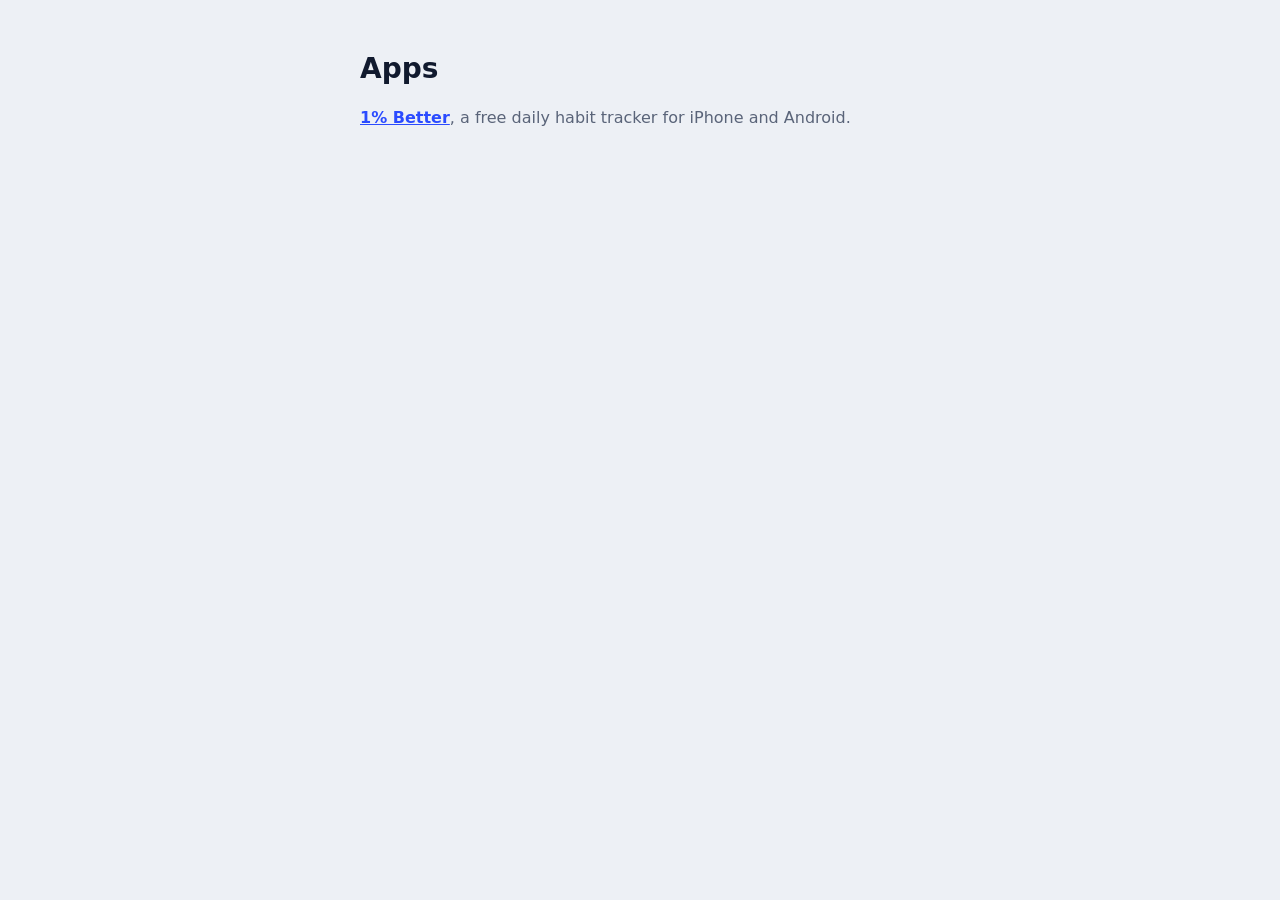
<file: index.html>
<!DOCTYPE html>
<html lang="en">
  <head>
    <meta charset="utf-8" />
    <meta name="viewport" content="width=device-width, initial-scale=1" />
    <title>Apps by Arseniiiii-ai</title>
    <style>
      :root {
        --bg: #edf0f5;
        --ink: #111a2e;
        --muted: #5a6479;
        --accent: #2b4bff;
        color-scheme: light;
      }
      @media (prefers-color-scheme: dark) {
        :root {
          --bg: #0c111d;
          --ink: #e8ecf4;
          --muted: #97a1b5;
          --accent: #7d93ff;
          color-scheme: dark;
        }
      }
      body {
        margin: 0;
        background: var(--bg);
        color: var(--ink);
        font: 16px/1.5 system-ui, -apple-system, "Segoe UI", Roboto, sans-serif;
      }
      main {
        max-width: 560px;
        margin: 0 auto;
        padding: 48px max(16px, env(safe-area-inset-left, 0px));
      }
      h1 {
        font-size: 28px;
        margin: 0 0 16px;
      }
      a {
        color: var(--accent);
        font-weight: 600;
      }
      p {
        color: var(--muted);
      }
    </style>
  </head>
  <body>
    <main>
      <h1>Apps</h1>
      <p><a href="one-percent-better/">1% Better</a>, a free daily habit tracker for iPhone and Android.</p>
    </main>
  </body>
</html>
</file>
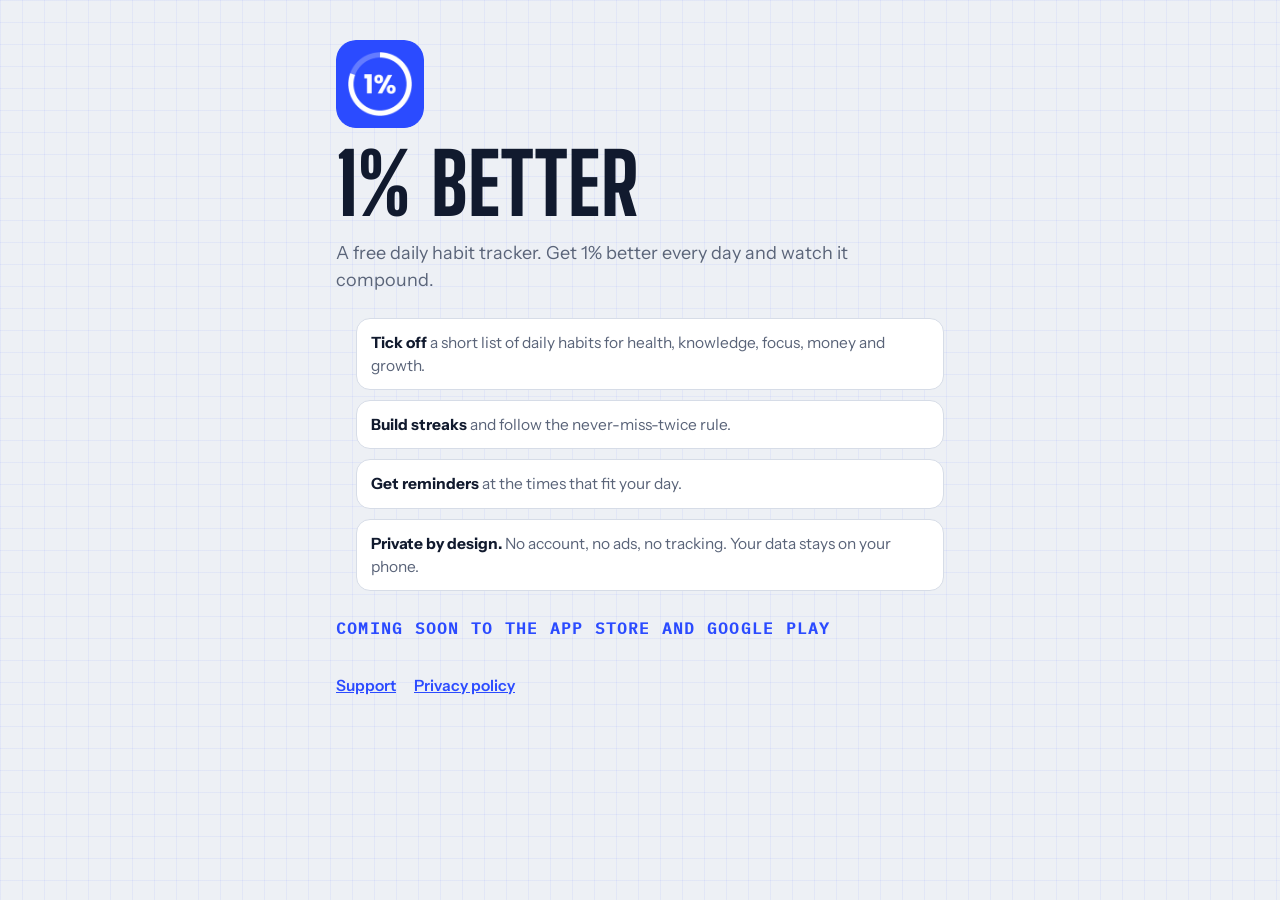
<file: one-percent-better/index.html>
<!DOCTYPE html>
<html lang="en">
  <head>
    <meta charset="utf-8" />
    <meta name="viewport" content="width=device-width, initial-scale=1, viewport-fit=cover" />
    <title>1% Better</title>
    <meta
      name="description"
      content="A free daily habit tracker for iPhone and Android. Tick off your habits, build streaks, and watch them compound."
    />
    <link rel="icon" href="icons/favicon-32.png" sizes="32x32" type="image/png" />
    <link rel="apple-touch-icon" href="icons/apple-touch-icon.png" />
    <link rel="stylesheet" href="site.css" />
    <style>
      .doc {
        max-width: 640px;
        margin: 0 auto;
        padding-left: max(16px, env(safe-area-inset-left, 0px));
        padding-right: max(16px, env(safe-area-inset-right, 0px));
        padding-block: calc(40px + env(safe-area-inset-top, 0px)) calc(40px + env(safe-area-inset-bottom, 0px));
        display: grid;
        gap: 18px;
      }
      .appicon {
        width: 88px;
        height: 88px;
        border-radius: 20px;
      }
      .doc h1 {
        font-size: clamp(54px, 15vw, 84px);
        margin: 0;
      }
      .lede {
        font-size: 19px;
        color: var(--muted);
        margin: 0;
        max-width: 40ch;
      }
      .points {
        list-style: none;
        margin: 6px 0 0;
        padding: 0;
        display: grid;
        gap: 10px;
      }
      .points li {
        background: var(--surface);
        border: 1px solid var(--line);
        border-radius: var(--r);
        padding: 12px 14px;
        color: var(--muted);
      }
      .points b {
        color: var(--ink);
      }
      .soon {
        font-family: var(--f-mono);
        font-size: 12px;
        letter-spacing: 0.08em;
        text-transform: uppercase;
        color: var(--accent);
        font-weight: 600;
        margin: 8px 0 0;
      }
      .links {
        display: flex;
        gap: 18px;
        flex-wrap: wrap;
      }
      .links a {
        color: var(--accent);
        font-weight: 600;
      }
    </style>
  </head>
  <body>
    <main class="doc">
      <img class="appicon" src="icons/icon-192.png" alt="1% Better app icon" width="88" height="88" />
      <h1>1% Better</h1>
      <p class="lede">A free daily habit tracker. Get 1% better every day and watch it compound.</p>
      <ul class="points">
        <li><b>Tick off</b> a short list of daily habits for health, knowledge, focus, money and growth.</li>
        <li><b>Build streaks</b> and follow the never-miss-twice rule.</li>
        <li><b>Get reminders</b> at the times that fit your day.</li>
        <li><b>Private by design.</b> No account, no ads, no tracking. Your data stays on your phone.</li>
      </ul>
      <p class="soon">Coming soon to the App Store and Google Play</p>
      <p class="links"><a href="support.html">Support</a><a href="privacy.html">Privacy policy</a></p>
    </main>
  </body>
</html>
</file>
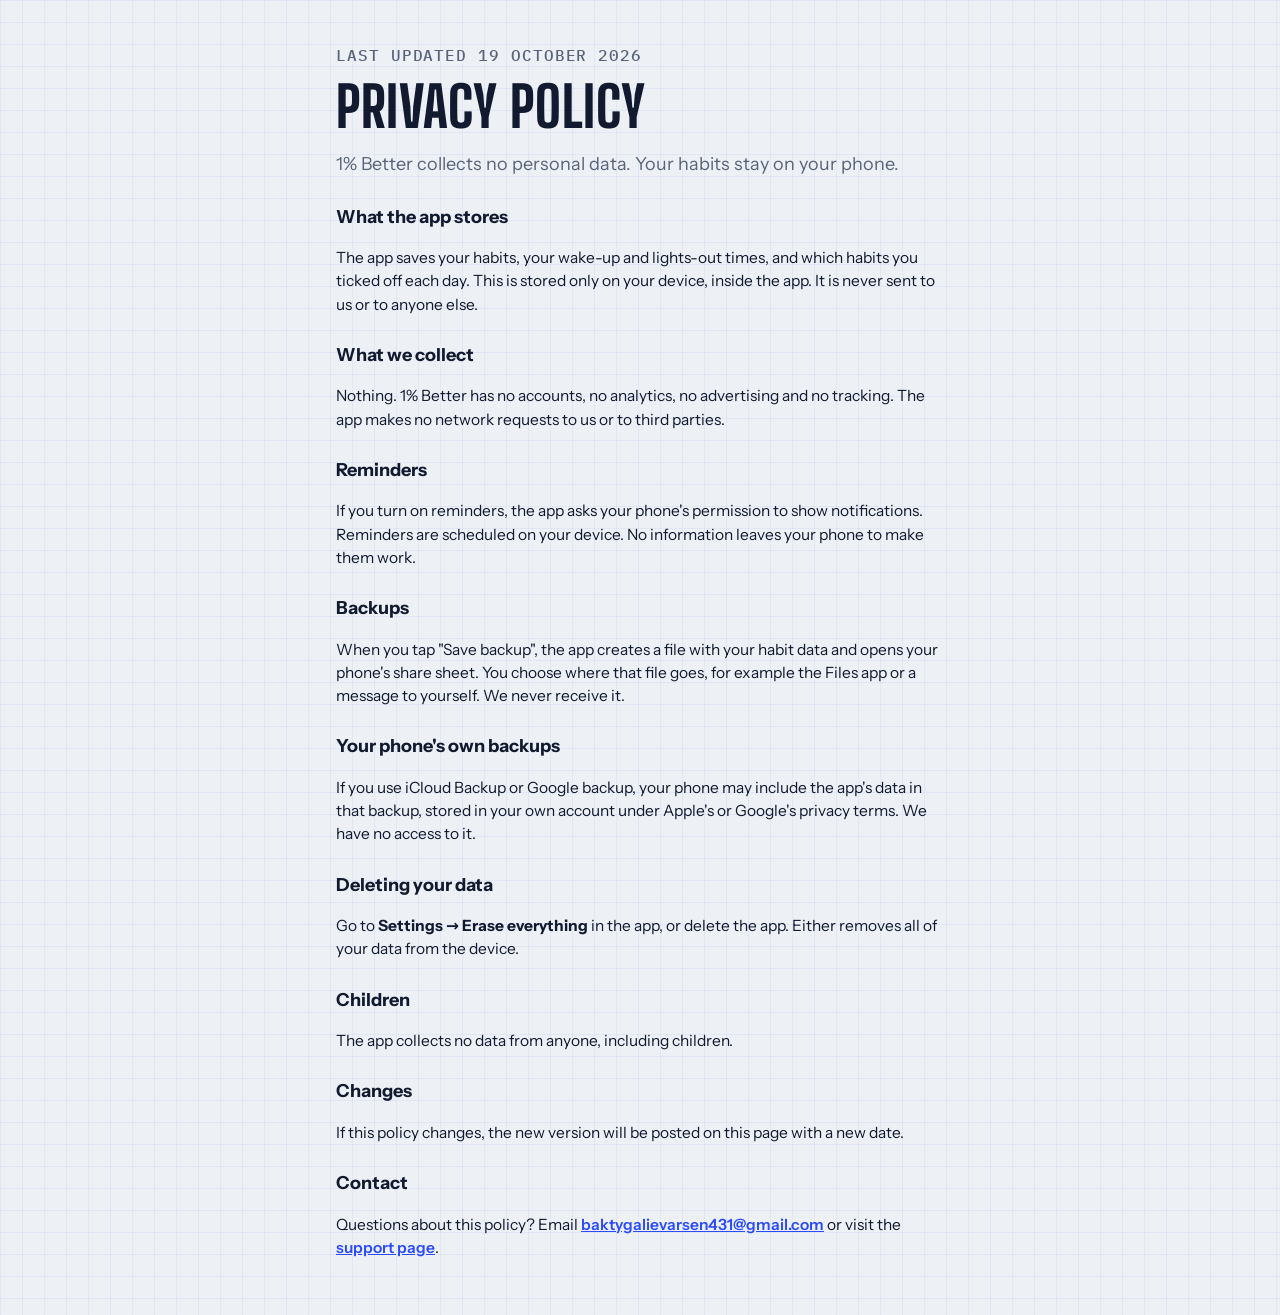
<file: one-percent-better/privacy.html>
<!DOCTYPE html>
<html lang="en">
  <head>
    <meta charset="utf-8" />
    <meta name="viewport" content="width=device-width, initial-scale=1, viewport-fit=cover" />
    <title>Privacy Policy · 1% Better</title>
    <meta name="description" content="1% Better collects no personal data. Everything stays on your phone." />
    <link rel="icon" href="icons/favicon-32.png" sizes="32x32" type="image/png" />
    <link rel="stylesheet" href="site.css" />
    <style>
      .updated {
        font-family: var(--f-mono);
        font-size: 12px;
        letter-spacing: 0.06em;
        text-transform: uppercase;
        color: var(--muted);
      }
    </style>
  </head>
  <body>
    <main class="doc">
      <p class="updated">Last updated 19 October 2026</p>
      <h1>Privacy Policy</h1>
      <p class="lede">1% Better collects no personal data. Your habits stay on your phone.</p>

      <h2>What the app stores</h2>
      <p>
        The app saves your habits, your wake-up and lights-out times, and which habits you ticked off each day. This is
        stored only on your device, inside the app. It is never sent to us or to anyone else.
      </p>

      <h2>What we collect</h2>
      <p>
        Nothing. 1% Better has no accounts, no analytics, no advertising and no tracking. The app makes no network
        requests to us or to third parties.
      </p>

      <h2>Reminders</h2>
      <p>
        If you turn on reminders, the app asks your phone's permission to show notifications. Reminders are scheduled on
        your device. No information leaves your phone to make them work.
      </p>

      <h2>Backups</h2>
      <p>
        When you tap "Save backup", the app creates a file with your habit data and opens your phone's share sheet. You
        choose where that file goes, for example the Files app or a message to yourself. We never receive it.
      </p>

      <h2>Your phone's own backups</h2>
      <p>
        If you use iCloud Backup or Google backup, your phone may include the app's data in that backup, stored in your
        own account under Apple's or Google's privacy terms. We have no access to it.
      </p>

      <h2>Deleting your data</h2>
      <p>
        Go to <b>Settings → Erase everything</b> in the app, or delete the app. Either removes all of your data from the
        device.
      </p>

      <h2>Children</h2>
      <p>The app collects no data from anyone, including children.</p>

      <h2>Changes</h2>
      <p>If this policy changes, the new version will be posted on this page with a new date.</p>

      <h2>Contact</h2>
      <p>
        Questions about this policy? Email
        <a href="mailto:baktygalievarsen431@gmail.com?subject=1%25%20Better%20privacy">baktygalievarsen431@gmail.com</a>
        or visit the <a href="support.html">support page</a>.
      </p>
    </main>
  </body>
</html>
</file>
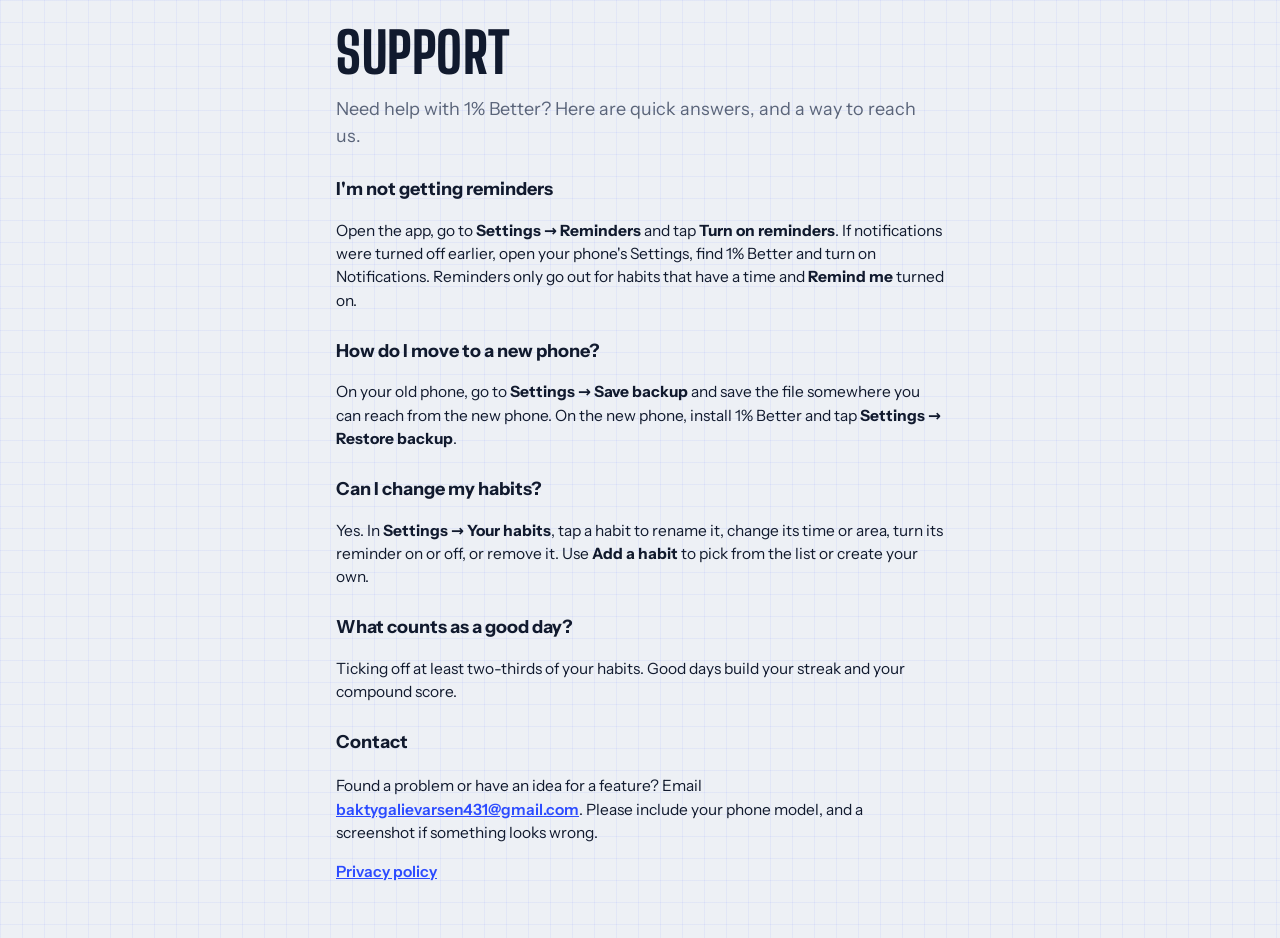
<file: one-percent-better/support.html>
<!DOCTYPE html>
<html lang="en">
  <head>
    <meta charset="utf-8" />
    <meta name="viewport" content="width=device-width, initial-scale=1, viewport-fit=cover" />
    <title>Support · 1% Better</title>
    <meta name="description" content="Help and contact for the 1% Better habit tracker." />
    <link rel="icon" href="icons/favicon-32.png" sizes="32x32" type="image/png" />
    <link rel="stylesheet" href="site.css" />
    <style>
      .contact {
        margin-top: 18px;
      }
    </style>
  </head>
  <body>
    <main class="doc">
      <h1>Support</h1>
      <p class="lede">Need help with 1% Better? Here are quick answers, and a way to reach us.</p>

      <h2>I'm not getting reminders</h2>
      <p>
        Open the app, go to <b>Settings → Reminders</b> and tap <b>Turn on reminders</b>. If notifications were turned
        off earlier, open your phone's Settings, find 1% Better and turn on Notifications. Reminders only go out for
        habits that have a time and <b>Remind me</b> turned on.
      </p>

      <h2>How do I move to a new phone?</h2>
      <p>
        On your old phone, go to <b>Settings → Save backup</b> and save the file somewhere you can reach from the new
        phone. On the new phone, install 1% Better and tap <b>Settings → Restore backup</b>.
      </p>

      <h2>Can I change my habits?</h2>
      <p>
        Yes. In <b>Settings → Your habits</b>, tap a habit to rename it, change its time or area, turn its reminder on
        or off, or remove it. Use <b>Add a habit</b> to pick from the list or create your own.
      </p>

      <h2>What counts as a good day?</h2>
      <p>Ticking off at least two-thirds of your habits. Good days build your streak and your compound score.</p>

      <h2>Contact</h2>
      <p class="contact">
        Found a problem or have an idea for a feature? Email
        <a href="mailto:baktygalievarsen431@gmail.com?subject=1%25%20Better">baktygalievarsen431@gmail.com</a>. Please
        include your phone model, and a screenshot if something looks wrong.
      </p>
      <p><a href="privacy.html">Privacy policy</a></p>
    </main>
  </body>
</html>
</file>
<file: one-percent-better/site.css>
/* Shared styles for the public 1% Better pages (landing, privacy, support). Same palette and fonts as the app. */
@font-face {
  font-family: "Big Shoulders Display";
  font-weight: 800;
  font-display: swap;
  src: url("fonts/big-shoulders-display-latin-800-normal.woff2") format("woff2");
}
@font-face {
  font-family: "IBM Plex Mono";
  font-weight: 500;
  font-display: swap;
  src: url("fonts/ibm-plex-mono-latin-500-normal.woff2") format("woff2");
}
@font-face {
  font-family: "Instrument Sans";
  font-weight: 400;
  font-display: swap;
  src: url("fonts/instrument-sans-latin-400-normal.woff2") format("woff2");
}
@font-face {
  font-family: "Instrument Sans";
  font-weight: 600;
  font-display: swap;
  src: url("fonts/instrument-sans-latin-600-normal.woff2") format("woff2");
}
@font-face {
  font-family: "Instrument Sans";
  font-weight: 700;
  font-display: swap;
  src: url("fonts/instrument-sans-latin-700-normal.woff2") format("woff2");
}

:root {
  --bg: #edf0f5;
  --grid: rgba(43, 75, 255, 0.06);
  --surface: #ffffff;
  --ink: #111a2e;
  --muted: #5a6479;
  --line: #d6dce7;
  --accent: #2b4bff;
  --r: 14px;
  --f-display: "Big Shoulders Display", "Arial Narrow", Impact, sans-serif;
  --f-body: "Instrument Sans", system-ui, -apple-system, "Segoe UI", Roboto, sans-serif;
  --f-mono: "IBM Plex Mono", ui-monospace, SFMono-Regular, Menlo, Consolas, monospace;
  color-scheme: light;
}
@media (prefers-color-scheme: dark) {
  :root {
    --bg: #0c111d;
    --grid: rgba(125, 147, 255, 0.07);
    --surface: #141b2b;
    --ink: #e8ecf4;
    --muted: #97a1b5;
    --line: #283149;
    --accent: #7d93ff;
    color-scheme: dark;
  }
}

* {
  box-sizing: border-box;
}
body {
  margin: 0;
  background-color: var(--bg);
  background-image:
    linear-gradient(var(--grid) 1px, transparent 1px), linear-gradient(90deg, var(--grid) 1px, transparent 1px);
  background-size: 22px 22px;
  color: var(--ink);
  font-family: var(--f-body);
  font-size: 15px;
  line-height: 1.5;
  -webkit-font-smoothing: antialiased;
}
.doc {
  max-width: 640px;
  margin: 0 auto;
  padding-left: max(16px, env(safe-area-inset-left, 0px));
  padding-right: max(16px, env(safe-area-inset-right, 0px));
  padding-block: calc(28px + env(safe-area-inset-top, 0px)) calc(40px + env(safe-area-inset-bottom, 0px));
}
.doc h1 {
  font-family: var(--f-display);
  font-weight: 800;
  font-size: clamp(40px, 11vw, 56px);
  line-height: 0.9;
  letter-spacing: 0.01em;
  text-transform: uppercase;
  text-wrap: balance;
  margin: 0 0 8px;
}
.doc h2 {
  font-size: 18px;
  font-weight: 700;
  margin: 26px 0 6px;
}
.doc p,
.doc li {
  font-size: 15.5px;
  max-width: 65ch;
}
.doc ul {
  padding-left: 20px;
}
.doc a {
  color: var(--accent);
  font-weight: 600;
}
.lede {
  font-size: 18px !important;
  color: var(--muted);
}
</file>
